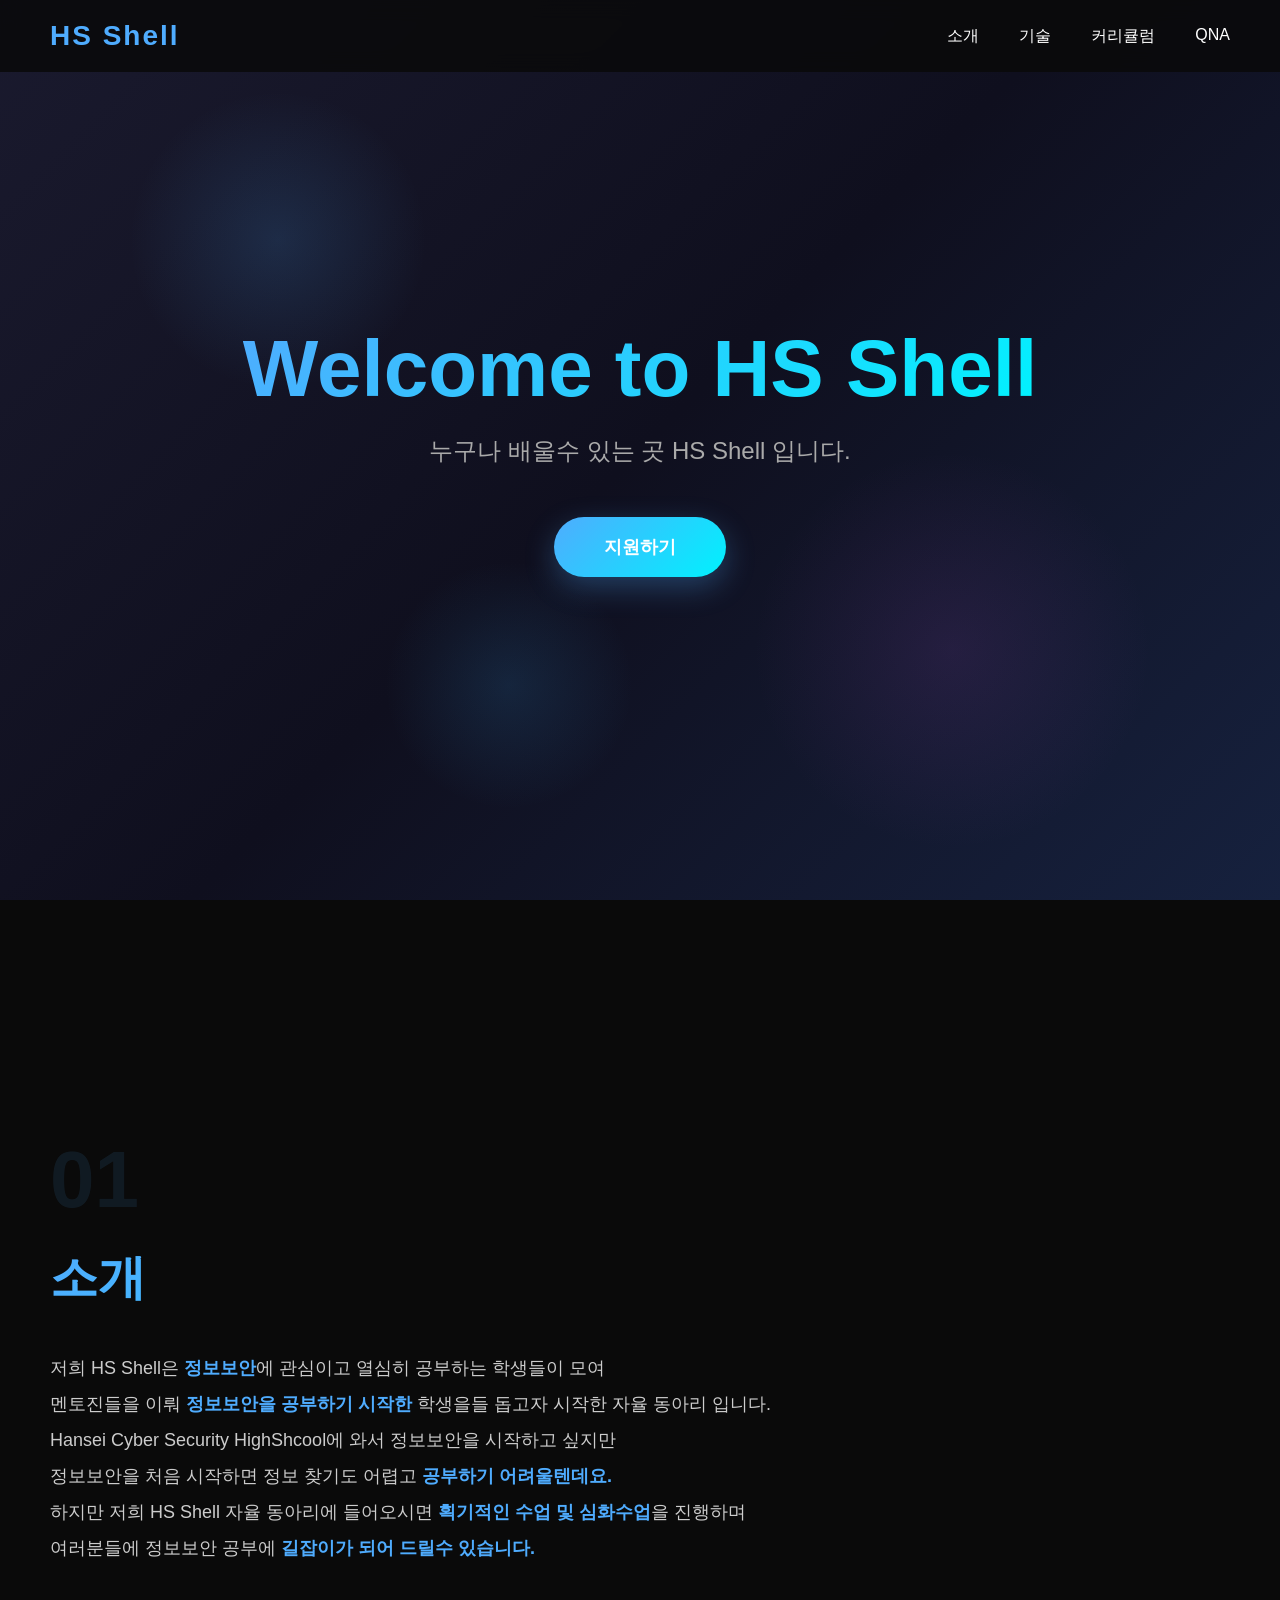
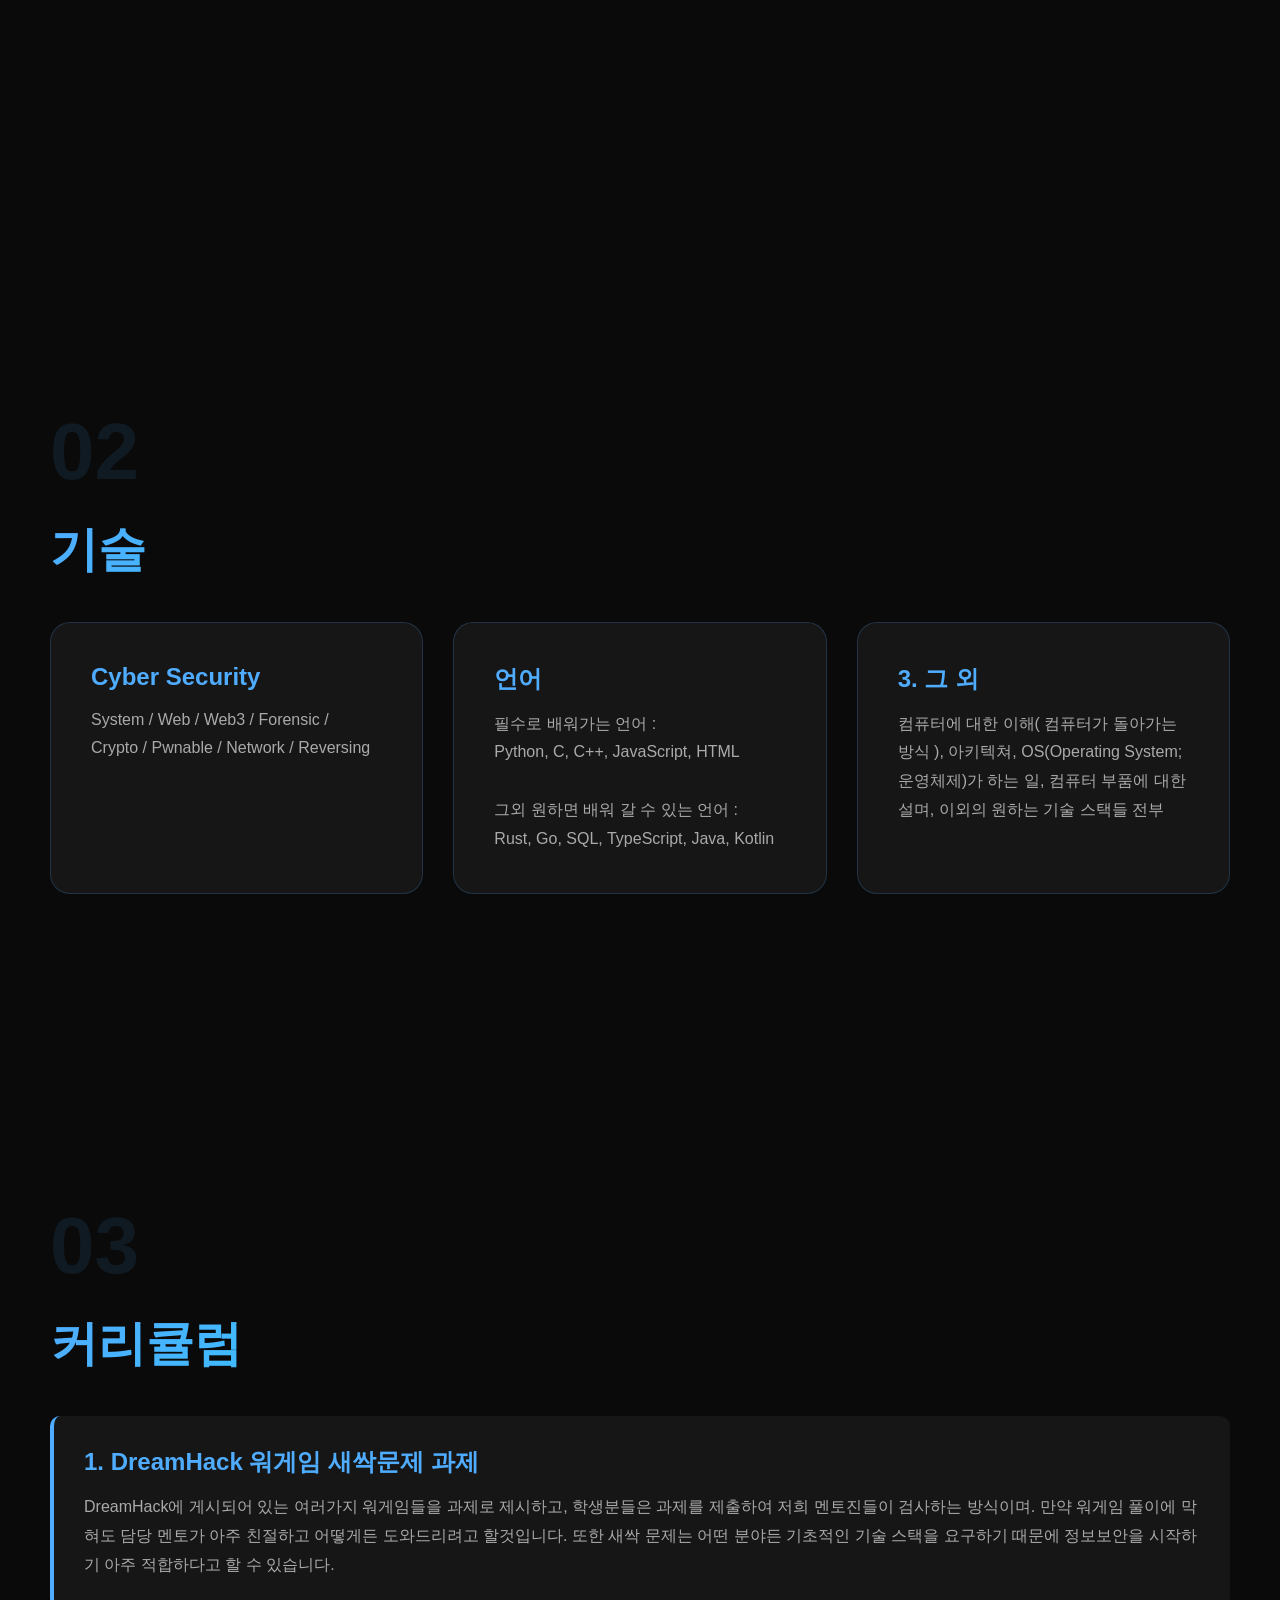
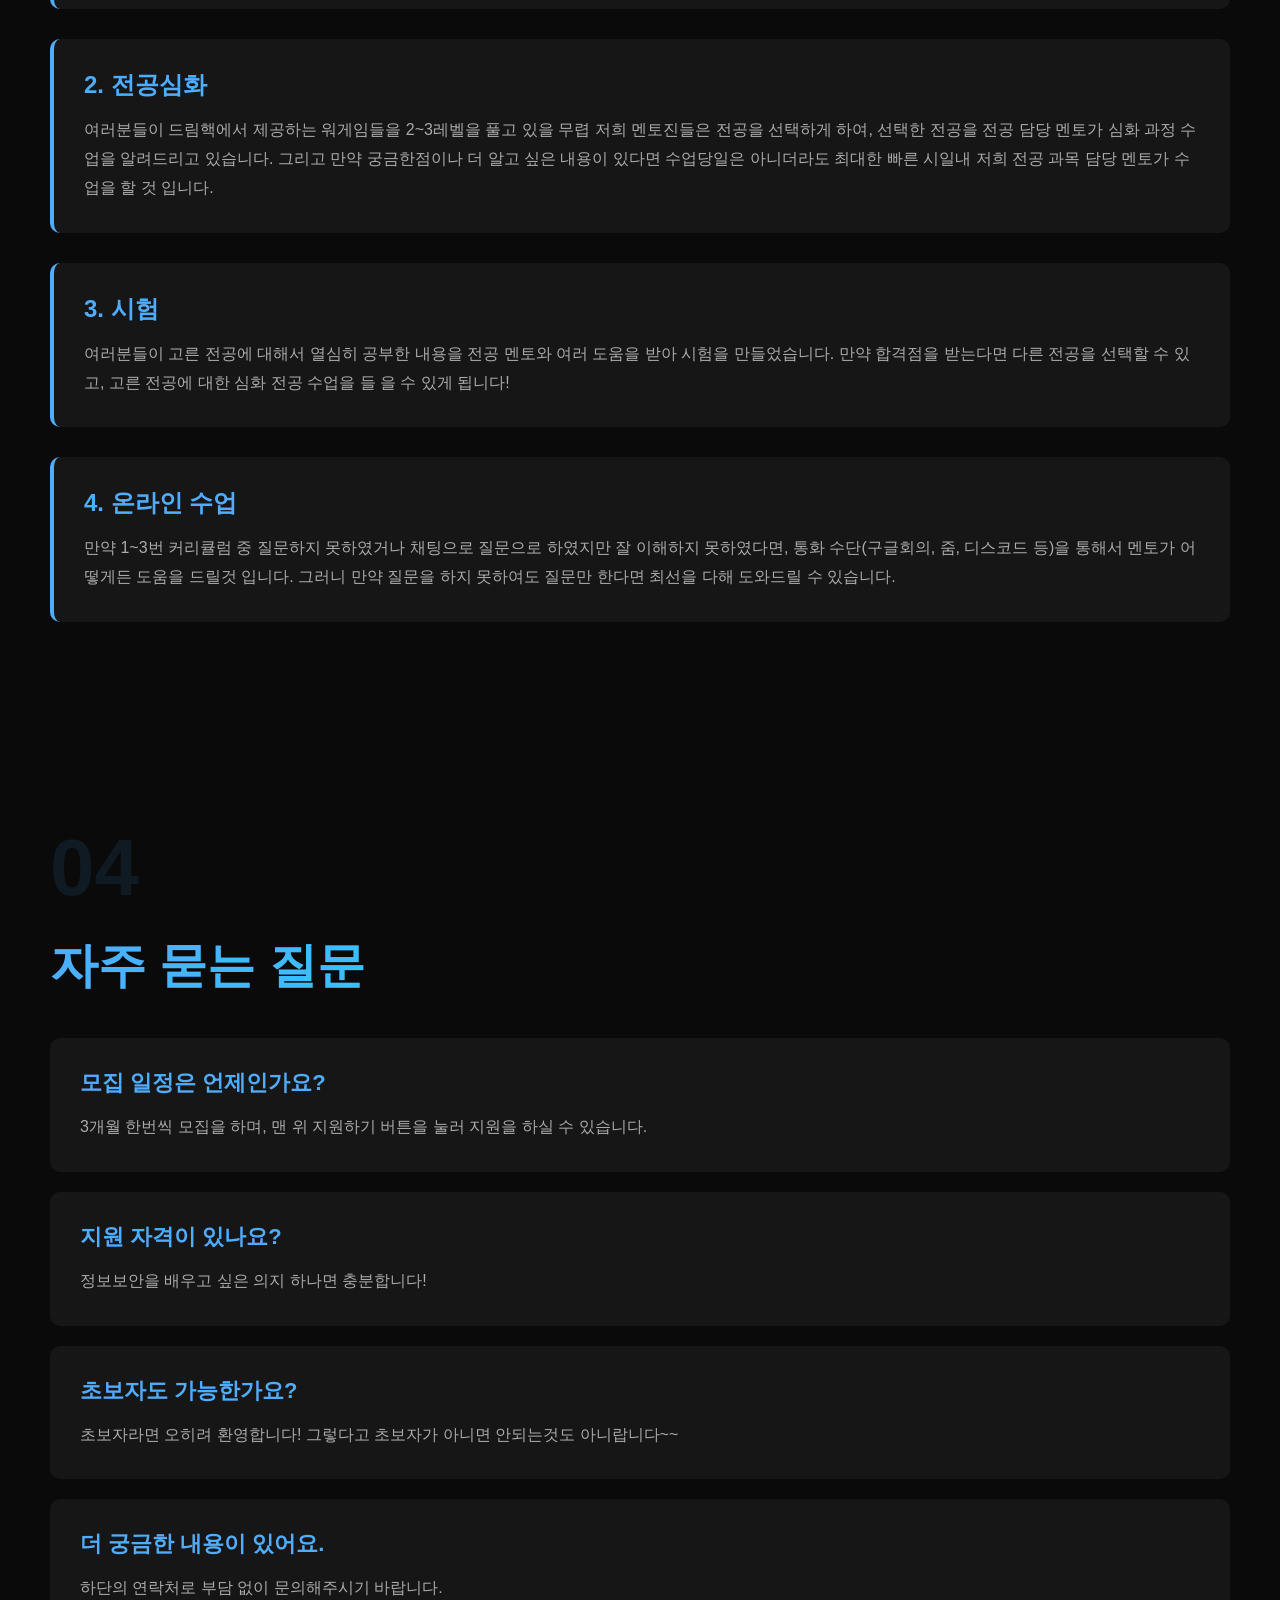
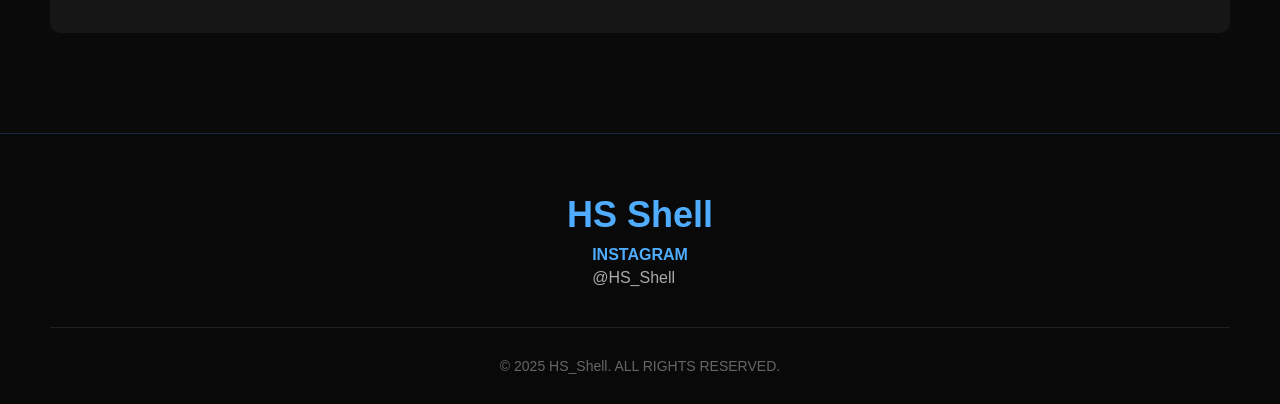
<file: index.html>
<!DOCTYPE html>
<html lang="ko">
<head>
    <meta charset="UTF-8">
    <meta name="viewport" content="width=device-width, initial-scale=1.0">
    <title>HS-Shell</title>
    <link rel="stylesheet" href="styles.css">
</head>
<body>
    <!-- 애니메이션 배경 -->
    <div class="animated-bg">
        <div class="bg-circle"></div>
        <div class="bg-circle"></div>
        <div class="bg-circle"></div>
    </div>

    <!-- 네비게이션 바 -->
    <nav id="navbar">
        <div class="nav-container">
            <a href="#hero" class="logo">HS Shell</a>
            <ul class="nav-links">
                <li><a href="#intro">소개</a></li>
                <li><a href="#work">기술</a></li>
                <li><a href="#curriculum">커리큘럼</a></li>
                <li><a href="#qna">QNA</a></li>
            </ul>
        </div>
    </nav>

    <!-- 히어로 섹션 (메인 화면) -->
    <section id="hero">
        <h1>Welcome to HS Shell</h1>
        <p>누구나 배울수 있는 곳 HS Shell 입니다. </p>
        <!-- 지원하기 버튼 -->
        <a href="https://forms.gle/SE4YBM73xjnuWq8w6" class="apply-btn">지원하기</a>
    </section>

    <!-- 소개 섹션 -->
    <section id="intro">
        <div class="section-content">
            <div class="section-number">01</div>
            <h2>소개</h2>
            <div class="intro-text">
                저희 HS Shell은 <strong>정보보안</strong>에 관심이고 열심히 공부하는 학생들이 모여<br>
                멘토진들을 이뤄 <strong>정보보안을 공부하기 시작한</strong> 학생을들 돕고자 시작한
                자율 동아리 입니다.<br> Hansei Cyber Security HighShcool에 와서 정보보안을 시작하고 싶지만<br>
                정보보안을 처음 시작하면 정보 찾기도 어렵고 <strong>공부하기 어려울텐데요.</strong><br>
                하지만 저희 HS Shell 자율 동아리에 들어오시면 <strong>획기적인 수업 및 심화수업</strong>을 진행하며<br>
                여러분들에 정보보안 공부에 <strong>길잡이가 되어 드릴수 있습니다.</strong>
            </div>
        </div>
    </section>

    <!-- 작업/프로젝트 섹션 -->
    <section id="work">
        <div class="section-content">
            <div class="section-number">02</div>
            <h2>기술</h2>
            <div class="work-grid">
                <!-- 프로젝트 1 -->
                <div class="work-item">
                    <!-- 이미지 추가하려면 아래 주석을 해제하고 src에 이미지 경로를 넣으세요
                    <img src="images/project1.jpg" alt="프로젝트 1">
                    -->
                    <h3>Cyber Security</h3>
                    <p>System / Web / Web3 / Forensic / <br> Crypto / Pwnable / Network / Reversing</p>
                </div>

                <!-- 프로젝트 2 -->
                <div class="work-item">
                    <!-- 이미지 추가하려면 아래 주석을 해제하고 src에 이미지 경로를 넣으세요
                    <img src="images/project2.jpg" alt="프로젝트 2">
                    -->
                    <h3>언어</h3>
                    <p>필수로 배워가는 언어 : <br>  Python, C, C++, JavaScript, HTML<br><br> 그외 원하면 배워 갈 수 있는 언어 : <br>Rust, Go, SQL, TypeScript, Java, Kotlin </p>
                </div>

                <!-- 프로젝트 3 -->
                <div class="work-item">
                    <!-- 이미지 추가하려면 아래 주석을 해제하고 src에 이미지 경로를 넣으세요
                    <img src="images/project3.jpg" alt="프로젝트 3">
                    -->
                    <h3>3. 그 외 </h3>
                    <p>컴퓨터에 대한 이해( 컴퓨터가 돌아가는 방식 ), 아키텍쳐, OS(Operating System; 운영체제)가 하는 일, 컴퓨터 부품에 대한 설며, 이외의 원하는 기술 스택들 전부</p>
                </div>
            </div>
        </div>
    </section>

    <!-- 커리큘럼 섹션 -->
    <section id="curriculum">
        <div class="section-content">
            <div class="section-number">03</div>
            <h2>커리큘럼</h2>
            <div class="curriculum-list">
                <div class="curriculum-item">
                    <h3>1. DreamHack 워게임 새싹문제 과제</h3>
                    <p>DreamHack에 게시되어 있는 여러가지 워게임들을 과제로 제시하고, 학생분들은 과제를 제출하여 저희 멘토진들이 검사하는 방식이며. 만약 워게임 풀이에 막혀도 담당 멘토가 아주 친절하고 어떻게든 도와드리려고 할것입니다. 또한 새싹 문제는 어떤 분야든 기초적인 기술 스택을 요구하기 때문에 정보보안을 시작하기 아주 적합하다고 할 수 있습니다.</p>
                </div>
                <div class="curriculum-item">
                    <h3>2. 전공심화 </h3>
                    <p>여러분들이 드림핵에서 제공하는 워게임들을 2~3레벨을 풀고 있을 무렵 저희 멘토진들은 전공을 선택하게 하여, 선택한 전공을 전공 담당 멘토가 심화 과정 수업을 알려드리고 있습니다. 그리고 만약 궁금한점이나 더 알고 싶은 내용이 있다면 수업당일은 아니더라도 최대한 빠른 시일내 저희 전공 과목 담당 멘토가 수업을 할 것 입니다.</p>
                </div>
                <div class="curriculum-item">
                    <h3>3. 시험</h3>
                    <p>여러분들이 고른 전공에 대해서 열심히 공부한 내용을 전공 멘토와 여러 도움을 받아 시험을 만들었습니다. 만약 합격점을 받는다면 다른 전공을 선택할 수 있고, 고른 전공에 대한 심화 전공 수업을 들 을 수 있게 됩니다!</p>
                </div>
                <div class="curriculum-item">
                    <h3>4. 온라인 수업</h3>
                    <p>만약 1~3번 커리큘럼 중 질문하지 못하였거나 채팅으로 질문으로 하였지만 잘 이해하지 못하였다면, 통화 수단(구글회의, 줌, 디스코드 등)을 통해서 멘토가 어떻게든 도움을 드릴것 입니다. 그러니 만약 질문을 하지 못하여도 질문만 한다면 최선을 다해 도와드릴 수 있습니다. </p>
                </div>
            </div>
        </div>
    </section>

    <!-- QNA 섹션 -->
    <section id="qna">
        <div class="section-content">
            <div class="section-number">04</div>
            <h2>자주 묻는 질문</h2>
            <div class="qna-list">
                <div class="qna-item">
                    <h3>모집 일정은 언제인가요?</h3>
                    <p>3개월 한번씩 모집을 하며, 맨 위 지원하기 버튼을 눌러 지원을 하실 수 있습니다.</p>
                </div>
                <div class="qna-item">
                    <h3>지원 자격이 있나요?</h3>
                    <p>정보보안을 배우고 싶은 의지 하나면 충분합니다!</p>
                </div>
                <div class="qna-item">
                    <h3>초보자도 가능한가요?</h3>
                    <p>초보자라면 오히려 환영합니다! 그렇다고 초보자가 아니면 안되는것도 아니랍니다~~</p>
                </div>
                <div class="qna-item">
                    <h3>더 궁금한 내용이 있어요.</h3>
                    <p>하단의 연락처로 부담 없이 문의해주시기 바랍니다.</p>
                </div>
            </div>
        </div>
    </section>

    <!-- 푸터 -->
    <footer>
        <div class="footer-content">
            <div class="footer-title">HS Shell</div>
            <!-- <div class="footer-subtitle">Create your future with us.</div> -->
            
            <div class="footer-info">
                <div>
                    <strong>INSTAGRAM</strong>
                    <span class="account-name">@HS_Shell</span>
                </div>
            </div>
            
            <div class="footer-bottom">
                © 2025 HS_Shell. ALL RIGHTS RESERVED.
            </div>
        </div>
    </footer>

    <script>
        // ===== 스크롤에 따른 네비게이션 바 스타일 변경 =====
        const navbar = document.getElementById('navbar');
        window.addEventListener('scroll', () => {
            if (window.scrollY > 50) {
                navbar.classList.add('scrolled');
            } else {
                navbar.classList.remove('scrolled');
            }
        });

        // ===== 스크롤 애니메이션 (섹션이 보일 때 페이드인) =====
        if ('IntersectionObserver' in window &&
            !window.matchMedia('(prefers-reduced-motion: reduce)').matches) {
            const observer = new IntersectionObserver((entries) => {
                entries.forEach(entry => {
                    if (entry.isIntersecting) {
                        entry.target.classList.add('visible');
                        observer.unobserve(entry.target);
                    }
                });
            }, { threshold: 0.1 });

            document.querySelectorAll('.section-content').forEach(section => {
                observer.observe(section);
            });
        }
    </script>
</body>
</html>
</file>
<file: styles.css>
/* ===== 기본 리셋 및 폰트 설정 ===== */
        * {
            margin: 0;
            padding: 0;
            box-sizing: border-box;
        }

        html {
            scroll-behavior: smooth;
        }

        body {
            font-family: 'Segoe UI', Tahoma, Geneva, Verdana, sans-serif;
            overflow-x: hidden;
            background: #0a0a0a;
            color: #fff;
        }

        /* ===== 애니메이션 배경 ===== */
        .animated-bg {
            position: fixed;
            top: 0;
            left: 0;
            width: 100%;
            height: 100%;
            z-index: -1;
            background: linear-gradient(135deg, #1a1a2e 0%, #0f0f1e 50%, #16213e 100%);
        }

        /* 배경의 움직이는 원형 요소들 */
        .bg-circle {
            position: absolute;
            border-radius: 50%;
            background: radial-gradient(circle, rgba(79, 172, 254, 0.15) 0%, transparent 70%);
            animation: float 20s infinite ease-in-out;
        }

        .bg-circle:nth-child(1) {
            width: 300px;
            height: 300px;
            top: 10%;
            left: 10%;
            animation-delay: 0s;
        }

        .bg-circle:nth-child(2) {
            width: 400px;
            height: 400px;
            top: 50%;
            right: 10%;
            animation-delay: 5s;
            background: radial-gradient(circle, rgba(142, 68, 173, 0.15) 0%, transparent 70%);
        }

        .bg-circle:nth-child(3) {
            width: 250px;
            height: 250px;
            bottom: 10%;
            left: 30%;
            animation-delay: 10s;
            background: radial-gradient(circle, rgba(52, 152, 219, 0.15) 0%, transparent 70%);
        }

        @keyframes float {
            0%, 100% {
                transform: translate(0, 0) scale(1);
            }
            25% {
                transform: translate(50px, 50px) scale(1.1);
            }
            50% {
                transform: translate(-30px, 80px) scale(0.9);
            }
            75% {
                transform: translate(70px, -40px) scale(1.05);
            }
        }

        /* ===== 네비게이션 바 ===== */
        nav {
            position: fixed;
            top: 0;
            width: 100%;
            background: rgba(10, 10, 10, 0.85);
            backdrop-filter: blur(10px);
            padding: 20px 0;
            z-index: 1000;
            transition: all 0.3s ease;
        }

        nav.scrolled {
            padding: 15px 0;
            box-shadow: 0 5px 30px rgba(0, 0, 0, 0.5);
        }

        .nav-container {
            max-width: 1400px;
            margin: 0 auto;
            padding: 0 50px;
            display: flex;
            justify-content: space-between;
            align-items: center;
        }

        .logo {
            font-size: 28px;
            font-weight: bold;
            color: #4facfe;
            text-decoration: none;
            letter-spacing: 2px;
            white-space: nowrap;
        }

        .nav-links {
            display: flex;
            gap: 40px;
            list-style: none;
        }

        .nav-links a {
            color: #fff;
            text-decoration: none;
            font-size: 16px;
            font-weight: 500;
            transition: all 0.3s ease;
            position: relative;
            white-space: nowrap;
            word-break: keep-all;
        }

        .nav-links a::after {
            content: '';
            position: absolute;
            bottom: -5px;
            left: 0;
            width: 0;
            height: 2px;
            background: #4facfe;
            transition: width 0.3s ease;
        }

        .nav-links a:hover::after {
            width: 100%;
        }

        /* ===== 섹션 공통 스타일 ===== */
        section {
            min-height: 100vh;
            display: flex;
            align-items: center;
            justify-content: center;
            padding: 100px 50px;
            position: relative;
            scroll-margin-top: 120px;
        }

        .section-content {
            max-width: 1200px;
            width: 100%;
        }

        .section-content.visible {
            animation: fadeInUp 0.8s ease;
        }

        .section-number {
            font-size: 80px;
            font-weight: bold;
            color: rgba(79, 172, 254, 0.1);
            margin-bottom: 20px;
        }

        h2 {
            font-size: 48px;
            margin-bottom: 40px;
            background: linear-gradient(135deg, #4facfe 0%, #00f2fe 100%);
            -webkit-background-clip: text;
            -webkit-text-fill-color: transparent;
        }

        /* ===== 히어로 섹션 ===== */
        #hero {
            text-align: center;
            flex-direction: column;
        }

        #hero h1 {
            font-size: 80px;
            margin-bottom: 20px;
            animation: fadeInUp 1s ease;
            background: linear-gradient(135deg, #4facfe 0%, #00f2fe 100%);
            -webkit-background-clip: text;
            -webkit-text-fill-color: transparent;
        }

        #hero p {
            font-size: 24px;
            color: #aaa;
            margin-bottom: 50px;
            animation: fadeInUp 1s ease 0.2s both;
        }

        /* 지원하기 버튼 */
        .apply-btn {
            display: inline-block;
            padding: 18px 50px;
            background: linear-gradient(135deg, #4facfe 0%, #00f2fe 100%);
            color: #fff;
            text-decoration: none;
            border-radius: 50px;
            font-size: 18px;
            font-weight: bold;
            transition: all 0.3s ease;
            animation: fadeInUp 1s ease 0.4s both;
            box-shadow: 0 10px 30px rgba(79, 172, 254, 0.3);
        }

        .apply-btn:hover {
            transform: translateY(-5px);
            box-shadow: 0 15px 40px rgba(79, 172, 254, 0.5);
        }

        @keyframes fadeInUp {
            from {
                opacity: 0;
                transform: translateY(30px);
            }
            to {
                opacity: 1;
                transform: translateY(0);
            }
        }

        /* ===== 소개 섹션 ===== */
        #intro .intro-text {
            font-size: 18px;
            line-height: 2;
            color: #ccc;
        }

        #intro .intro-text strong {
            color: #4facfe;
        }

        /* ===== 작업 섹션 (포트폴리오 그리드) ===== */
        .work-grid {
            display: grid;
            grid-template-columns: repeat(auto-fit, minmax(350px, 1fr));
            gap: 30px;
            margin-top: 40px;
        }

        .work-item {
            background: rgba(255, 255, 255, 0.05);
            border-radius: 20px;
            padding: 40px;
            transition: all 0.3s ease;
            border: 1px solid rgba(79, 172, 254, 0.2);
        }

        .work-item:hover {
            transform: translateY(-10px);
            background: rgba(255, 255, 255, 0.08);
            box-shadow: 0 20px 40px rgba(79, 172, 254, 0.2);
        }

        /* 이미지 영역 - 주석처리해서 나중에 이미지 추가 가능하도록 */
        /*
        .work-item img {
            width: 100%;
            height: 200px;
            object-fit: cover;
            border-radius: 10px;
            margin-bottom: 20px;
        }
        */

        .work-item h3 {
            font-size: 24px;
            margin-bottom: 15px;
            color: #4facfe;
        }

        .work-item h2 {
            font-size: 18px;
            margin-bottom: 10px;
            color: rgb(219, 29, 29);
        }

        .work-item p {
            color: #aaa;
            line-height: 1.8;
        }

        /* ===== 커리큘럼 섹션 ===== */
        .curriculum-list {
            display: grid;
            gap: 30px;
            margin-top: 40px;
        }

        .curriculum-item {
            background: rgba(255, 255, 255, 0.05);
            border-left: 4px solid #4facfe;
            padding: 30px;
            border-radius: 10px;
            transition: all 0.3s ease;
        }

        .curriculum-item:hover {
            background: rgba(255, 255, 255, 0.08);
            transform: translateX(10px);
        }

        .curriculum-item h3 {
            font-size: 24px;
            margin-bottom: 15px;
            color: #4facfe;
        }

        .curriculum-item p {
            color: #aaa;
            line-height: 1.8;
        }

        /* ===== QNA 섹션 ===== */
        .qna-list {
            display: grid;
            gap: 20px;
            margin-top: 40px;
        }

        .qna-item {
            background: rgba(255, 255, 255, 0.05);
            padding: 30px;
            border-radius: 10px;
            transition: all 0.3s ease;
        }

        .qna-item:hover {
            background: rgba(255, 255, 255, 0.08);
        }

        .qna-item h3 {
            font-size: 22px;
            margin-bottom: 15px;
            color: #4facfe;
        }

        .qna-item p {
            color: #aaa;
            line-height: 1.8;
        }

        /* ===== 푸터 ===== */
        footer {
            background: rgba(10, 10, 10, 0.95);
            padding: 60px 50px 30px;
            text-align: center;
            border-top: 1px solid rgba(79, 172, 254, 0.2);
        }

        .footer-content {
            max-width: 1200px;
            margin: 0 auto;
        }

        .footer-title {
            font-size: 36px;
            font-weight: bold;
            margin-bottom: 10px;
            color: #4facfe;
        }

        .footer-subtitle {
            font-size: 18px;
            color: #aaa;
            margin-bottom: 40px;
        }

        .footer-info {
            display: flex;
            justify-content: center;
            gap: 60px;
            margin-bottom: 40px;
            flex-wrap: wrap;
        }

        .footer-info div {
            text-align: left;
        }

        .footer-info strong {
            display: block;
            color: #4facfe;
            margin-bottom: 5px;
        }

        .account-name {
            color: #aaa;
        }

        .footer-bottom {
            padding-top: 30px;
            border-top: 1px solid rgba(255, 255, 255, 0.1);
            color: #666;
            font-size: 14px;
        }

        /* ===== 반응형 디자인 ===== */
        @media (max-width: 768px) {
            nav,
            nav.scrolled {
                padding: 12px 0;
            }

            .nav-container {
                flex-direction: column;
                gap: 12px;
                padding: 0 16px;
            }

            #hero h1 {
                font-size: 48px;
            }

            h2 {
                font-size: 36px;
            }

            .nav-links {
                gap: 20px;
            }

            .work-grid {
                grid-template-columns: 1fr;
            }

            .footer-info {
                flex-direction: column;
                gap: 30px;
            }
        }

        @media (prefers-reduced-motion: reduce) {
            html {
                scroll-behavior: auto;
            }

            *,
            *::before,
            *::after {
                animation: none !important;
                transition: none !important;
            }
        }
</file>
